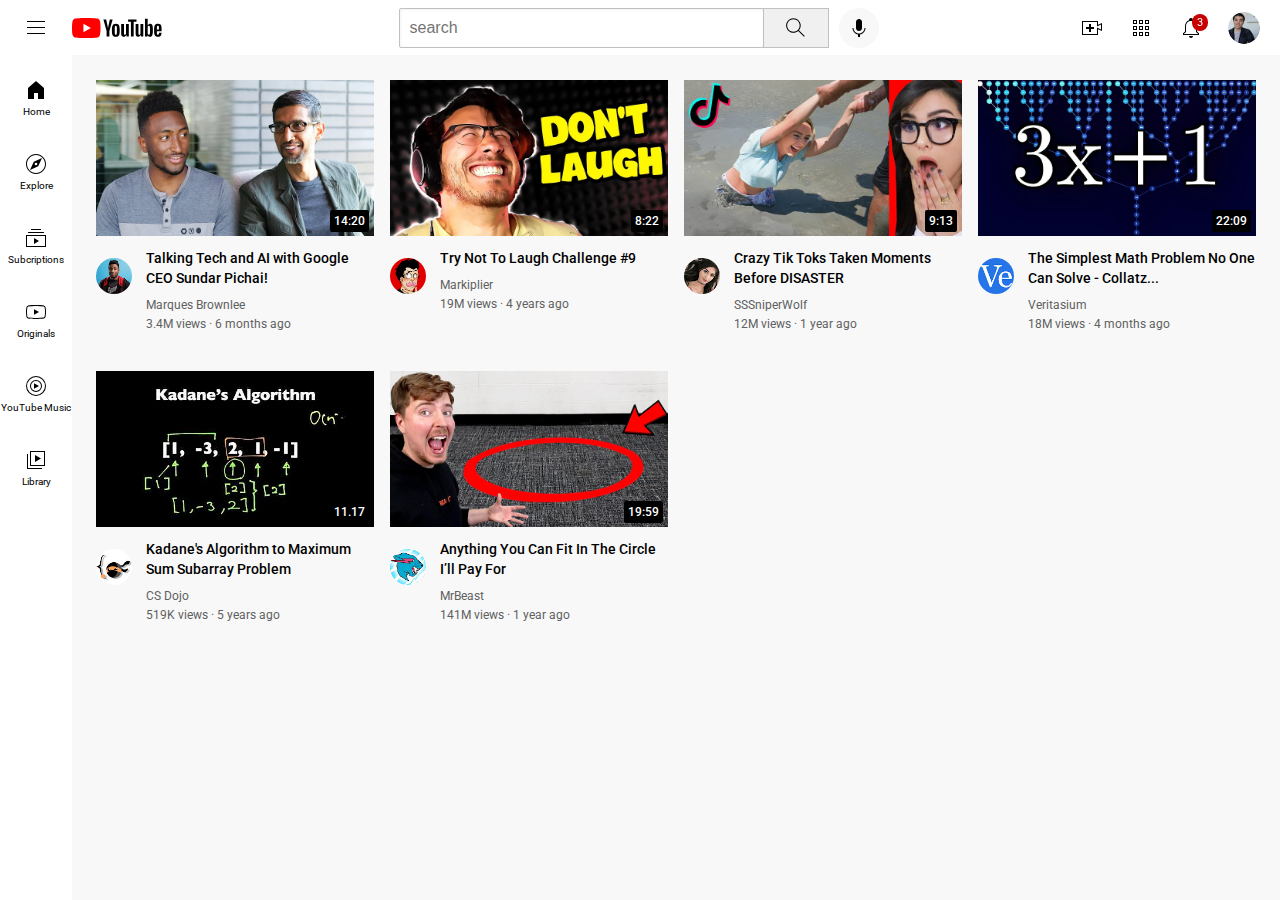
<file: index.html>
<!DOCTYPE html>
<html>
<head>
  <title>
    youtube.com clone
  </title>
  <link rel="preconnect" href="https://fonts.googleapis.com">
<link rel="preconnect" href="https://fonts.gstatic.com" crossorigin>
<link href="https://fonts.googleapis.com/css2?family=Roboto:wght@400;500;700&display=swap" rel="stylesheet">
 <link rel="stylesheet" href="styles/video.css">
 <link rel="stylesheet" href="styles/header.css">
 <link rel="stylesheet" href="styles/general.css">
 <link rel="stylesheet" href="styles/sidebar.css">
</head>
<body>
 <header class="header">
  <div class="left-section">
    <img class="hamburgericon" src="icons/hamburger-menu.svg">
    <img class="youtubelogo" src="icons/youtube-logo.svg">
  </div>
  <div class="middle-section">
    <input  class ="search" type="text" placeholder="search">
    <!--put position absolute inside position relative-->
    <button class="normalsearch">
      <img class="searchicon" src="icons/search.svg">
      <div class="tooltip">Search</div>
    </button>
    <button class="voicesearch">
      <img class="voicesearchicon" src="icons/voice-search-icon.svg">
      <div class="tooltip">search with your voice</div>
    </button>
  </div>
  <div class="right-section">
  <div class="uplaod-icon-container">
    <img  class="uploadicon"src="icons/upload.svg">
    <div class="tooltip">Create</div>
  </div>
   <div class="app-icon-container">
    <img class="appicon" src="icons/youtube-apps.svg">
    <div class="tooltip">Youtube apps</div>
  </div>
   
   <div class="notify-icon-container">
    <img class="notifyicon" src="icons/notifications.svg">
    <div class="notifynumber">3</div>
    <div class="tooltip">Notifications</div>
   </div>
   
   <img class="channelicon" src="profile/my-channel.jpeg">
  </div>
</header>
<!--semantic elements-nav,header,main,section-->
<nav class="sidebar">
 <div class ="sidebar-link">
  <img src="icons/home.svg">
  <div>Home</div>
 </div>
 <div class ="sidebar-link">
  <img src="icons/explore.svg">
  <div>Explore</div>
 </div>
 <div class ="sidebar-link">
  <img src="icons/subscriptions.svg">
  <div>Subcriptions</div>
 </div>
 <div class ="sidebar-link">
  <img src="icons/originals.svg">
  <div>Originals</div>
 </div>
 <div class ="sidebar-link">
  <img src="icons/youtube-music.svg">
  <div>YouTube Music</div>
 </div>
 <div class ="sidebar-link">
  <img src="icons/library.svg">
  <div>Library</div>
 </div>
</nav>
<main>
  <section class="video-grid">
    <div class="video-preview"> 
      <div class="thumbnail-row" >
        <img class ="thumbnail" src="thumbnail/thumbnail-1.webp">
        <div class="videotime">14:20</div>
      </div>
      <div class="info-grid">
        <div class="profilepic">
          <img class ="channelpic"src="profile/channel-1.jpeg">
        </div>
        <div class="description">
          <p class="video-title">
            Talking Tech and AI with Google CEO Sundar Pichai!
            </p>
            <p class="author">
              Marques Brownlee
            </p>
            <p class="views">
              3.4M views · 6 months ago
            </p>
        </div>
    </div>
    </div>
    <div class="video-preview"> 
      <div class="thumbnail-row">
        <img class ="thumbnail" src="thumbnail/thumbnail-2.webp">
        <div class="videotime">8:22</div>
      </div>
      <div class="info-grid">
        <div class="profilepic">
          <img class ="channelpic"src="profile/channel-2.jpeg">
        </div>
        <div class="description">
          <p class="video-title">
            Try Not To Laugh Challenge #9
          </p>
            <p class="author">
              Markiplier
            </p>
            <p class="views">
              19M views · 4 years ago
            </p>
            
        </div>
      </div>
    </div>
    <div class="video-preview"> 
      <div class="thumbnail-row">
        <img class ="thumbnail" src="thumbnail/thumbnail-3.webp">
        <div class="videotime">9:13</div>
      </div>
      <div class="info-grid">
        <div class="profilepic">
          <img class ="channelpic"src="profile/channel-3.jpeg">
        </div>
        <div class="description">
          <p class="video-title">
             Crazy Tik Toks Taken Moments Before DISASTER
            </p>
            <p class="author">
              SSSniperWolf
            </p>
            <p class="views">
              12M views · 1 year ago
            </p>
        </div>
    </div>
    </div>
    <div class="video-preview"> 
      <div class="thumbnail-row">
        <img class ="thumbnail" src="thumbnail/thumbnail-4.webp">
        <div class="videotime">22:09</div>
      </div>
      <div class="info-grid">
        <div class="profilepic">
          <img class ="channelpic"src="profile/channel-4.jpeg">
        </div>
        <div class="description">
          <p class="video-title">
            The Simplest Math Problem No One Can Solve - Collatz...
            </p>
            <p class="author">
              Veritasium
            </p>
            <p class="views">
              18M views · 4 months ago
     </p>
            </p>
        </div>
      </div>
    </div> 
    <div class="video-preview"> 
      <div class="thumbnail-row">
        <img class ="thumbnail" src="thumbnail/thumbnail-5.webp">
        <div class="videotime">11.17</div>
      </div>
      <div class="info-grid">
        <div class="profilepic">
          <img class ="channelpic"src="profile/channel-5.jpeg">
        </div>
        <div class="description">
          <p class="video-title">           
            Kadane's Algorithm to Maximum Sum Subarray Problem
            </p>
            <p class="author">
              CS Dojo
            </p>
            <p class="views">
              519K views · 5 years ago
            </p>
        </div>
    </div>
    </div>
    <div class="video-preview"> 
      <div class="thumbnail-row" >
        <img class ="thumbnail" src="thumbnail/thumbnail-6.webp">
        <div class="videotime">19:59</div>
      </div>
      <div class="info-grid">
        <div class="profilepic">
          <img class ="channelpic"src="profile/channel-6.jpeg">
        </div>
        <div class="description">
          <p class="video-title">
            Anything You Can Fit In The Circle I’ll Pay For
          </p>
            <p class="author">
              MrBeast
            </p>
            <p class="views">
              141M views · 1 year ago
            </p>
        
        </div>
      </div>
    </div>

  </section>
</main>
  
</body>
</html>
</file>
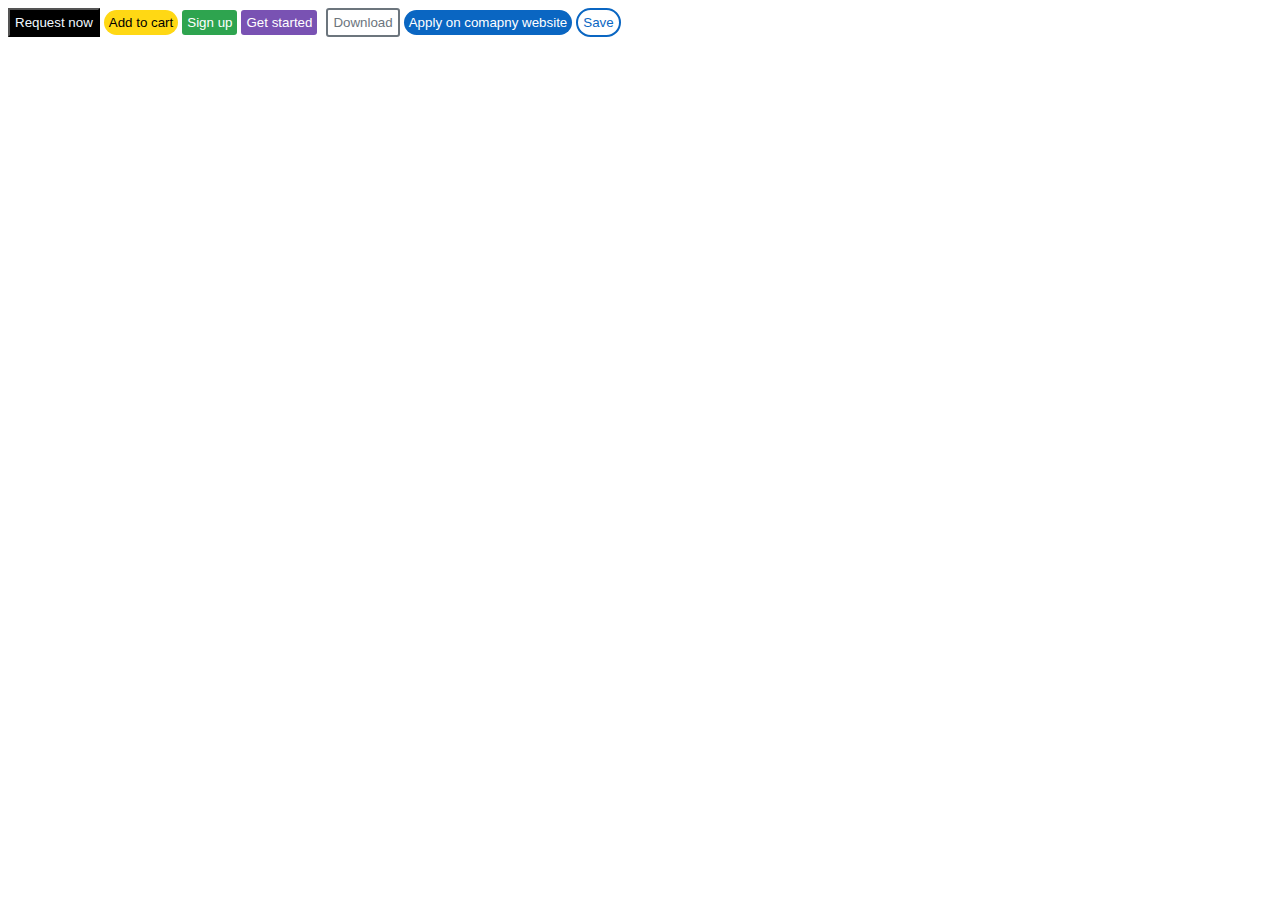
<file: styles/button.html>
<!DOCTYPE html>
<head>
  <title>button creation
   
  </title>
  <link rel="stylesheet" href="button.css">
</head>
<body>
  <button class="request-button">
    Request  now </button>
    <button class="add-button">
      Add to cart</button>
    <button class="sign-button">
      Sign up</button>
      <button class="get-button">
        Get started</button>
        <button class="down-button">
         Download</button>
         <button class="app-button">
          Apply on comapny website</button>
          <button class="save-button">
            Save</button>
          
</body>
</html>
</file>
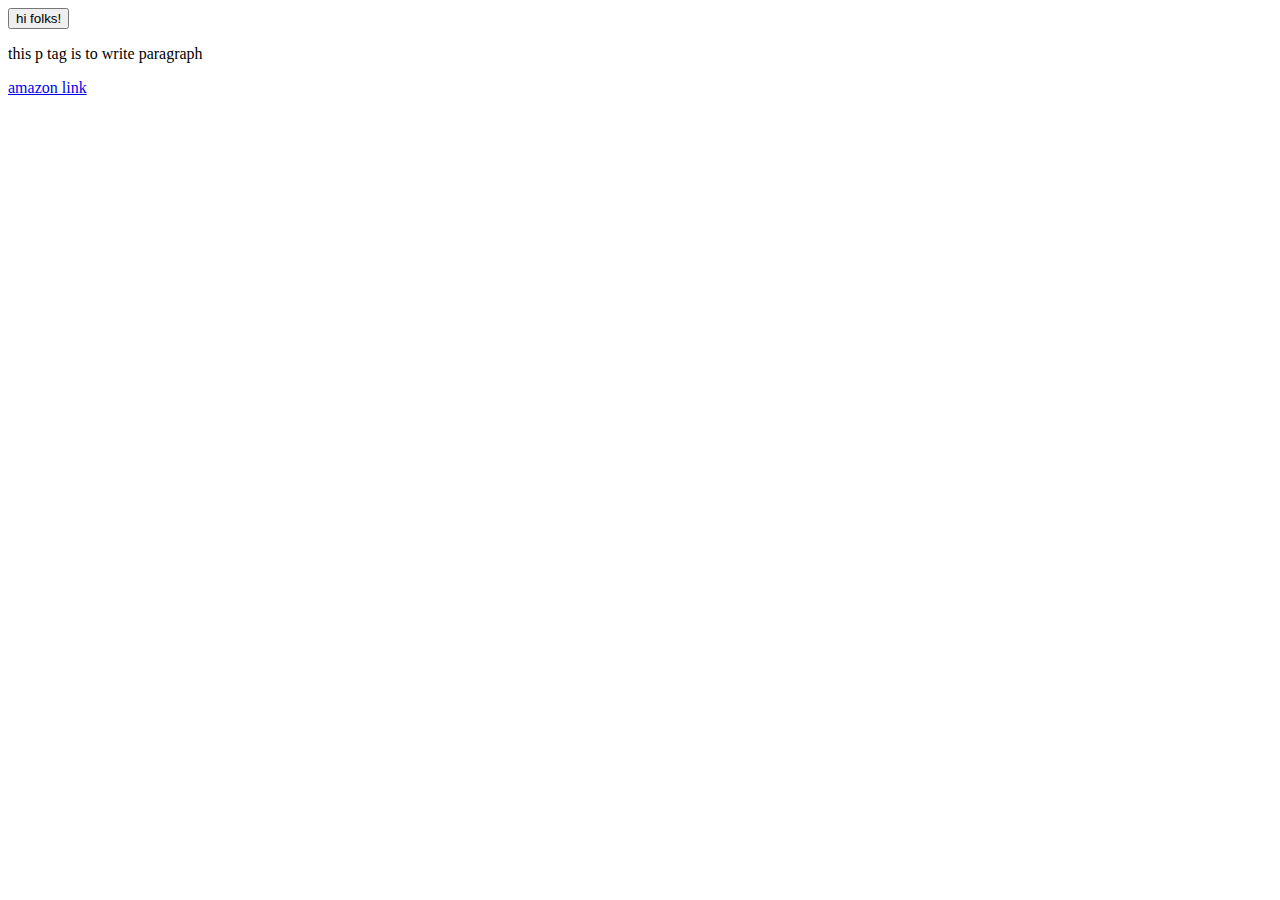
<file: styles/website.html>
<!DOCTYPE html>
<body>
<button>
    hi folks!
</button>
<p>
    this p  tag is to write paragraph
</p>
<a href="https://www.googleadservices.com/pagead/aclk?sa=L&ai=DChcSEwjLs9_MmuWHAxUEpGYCHccmNxQYABAAGgJzbQ&co=1&ase=2&gclid=CjwKCAjw2dG1BhB4EiwA998cqMcKtWuthxkfFMrUfWrBnkVis8csvdsJc19EERjXGRZCKt5ZfXx3whoCQzAQAvD_BwE&ohost=www.google.com&cid=CAESVeD2HTEzrS_JYkGdRjvpU8oVKaEYVI45r5Xn2-H1QL8mWVIUk9QJqhS7LohSnZYQ8vIBx-vDvm4xeTEpSlYlKaP1jGot8Ne9rdwZ6PKW8t_mvhz_o2o&sig=AOD64_28MefG_9pGJUSyQZvKrLf3kYnx-Q&q&nis=4&adurl&ved=2ahUKEwiw0NjMmuWHAxVd1jgGHdN0OjkQ0Qx6BAgTEAE"
target="_blank">
amazon link
</a>
</body>
</html>
</file>
<file: styles/video.css>
.video-grid{
  display: grid;
  grid-template-columns: 1fr 1fr 1fr;
  column-gap: 16px;
  row-gap: 40px;
}

@media(max-width:750px){
  .video-grid{
    grid-template-columns: 1fr 1fr;
  }
}
@media(min-width:751px and max-width:999px){
  .video-grid{
    grid-template-columns: 1fr 1fr;
  }
}
@media(min-width:1000px){
  .video-grid{
    grid-template-columns: 1fr 1fr 1fr 1fr;
  }
}
.thumbnail {
 width:100%;
 
}
.thumbnail-row{
margin-bottom: 8px;
position: relative;
}

.video-title{
margin-top: 0;
margin-bottom: 10px;
font-size: 14px;
font-weight:500;
line-height: 20px;m
}

.info-grid{
  display: grid;
  grid-template-columns: 50px 1fr;
}

.channelpic{
width:36px;
border-radius: 32px;
margin-top: 10px;
}

.author,.views{
color: rgb(96, 96, 96);
margin-top:0;
margin-bottom:0;
font-size:12px;
}
.author{
margin-bottom: 5px;
}
.videotime{
   background-color: black;
   color: white;
   font-family: Roboto,Arial;
   font-size: 12px;
   font-weight: 500;
   border-radius: 2px;
   padding: 4px;
   position: absolute;
   bottom: 8px;
   right: 5px;

}
</file>
<file: styles/header.css>
.header{
  height: 55px;
 display:flex;
 flex-direction: row;
 justify-content: space-between;
 position: fixed;
 top:0;
 left: 0;
 right: 0;
 background-color: white;
 border-bottom-width: 1px;
 border-bottom-style: rgb(228,228,228);
 z-index: 100;
}
.left-section{
  display: flex;
  align-items: center;
  }
  .hamburgericon{
    height: 24px;
    margin-left: 24px;
    margin-right: 24px;
  }
  .youtubelogo{
    height: 20px;
  }
.middle-section{
  flex:1;
  max-width:480px;
  margin-left:70px ;
  margin-right: 35px;
  display: flex;
  align-items: center;
   
}
.normalsearch{
   height:40px;
   width:66px;
   background-color: rgb(240,240,240);
   border-width: 1px;
   border-style: solid;
   border-color: rgb(192,192,192);
   margin-left: -1px;
   margin-right: 10px;
  

}
.normalsearch,.voicesearch,.uplaod-icon-container,
.app-icon-container,.notify-icon-container{
  display: flex;
  justify-content: center;
  align-items: center;
  position: relative;
}

.normalsearch .tooltip,.voicesearch .tooltip,
.uplaod-icon-container .tooltip,.app-icon-container .tooltip,
.notify-icon-container .tooltip{ 
  position:absolute;
  background-color: gray;
  color: white;
  padding-top: 4px;
  padding-bottom: 4px;
  padding-left: 8px;
  padding-right: 8px;
  border-radius: 2px;
  font-size: 12px;
  bottom:-30px ;
  opacity: 0;
  transition: opacity 0.15s;
  pointer-events: none;
  white-space: nowrap;
}
.normalsearch:hover .tooltip,.voicesearch:hover .tooltip,
.uplaod-icon-container:hover .tooltip,.app-icon-container:hover .tooltip,
.notify-icon-container:hover .tooltip{
  opacity: 1;
}
.voicesearch{
  height:40px;
   width:40px;
  border-radius: 20px;
  border: none;
  background-color: rgb(248,248,248);
 
 
}


.voicesearch :hover .tooltip{
  opacity: 1;
}
.search{
  flex:1;
  height: 36px;
  padding-left: 10px;
  font-size:16px ;
  border: 1px solid rgb(192,192,192);
  border-radius: 2px;
  box-shadow: inset 1px 1px 3px rgba(0,0,0,0.05);
  width: 0;
}
.search::placeholder{
 
  font-size:16px ;
}
.searchicon{
  height: 25px;


}
.voicesearchicon{
  height: 24px;
}
.right-section{
  width:180px;
  margin-right: 20px;
  display: flex;
  align-items: center;
  justify-content: space-between;
  flex-shrink: 0;
  
}
.uploadicon{
  height: 24px;
}
.appicon{
  height: 24px;
}
.notifyicon{
  height: 24px;
}
.channelicon{
  height: 32px;
  border-radius: 16px;
}
.notify-icon-container{
  position: relative;
}
.notifynumber{
  position: absolute;
  top: -2px;
  right: -5px;
  background-color: rgb(200,0,0);
  color: white;
  font-size: 11px;
  padding-left: 5px;
  padding-right: 5px;
  padding-top: 2px;
  padding-bottom: 2px;
  border-radius: 10px;
}
</file>
<file: styles/general.css>
p{
 
  margin-top: 0;
  margin-bottom: 0;
  }
  body{
    /*this will be inherited*/
    font-family: Roboto,Arial;
    margin:0;
    padding-top: 80px;
    padding-left: 96px;
    padding-right: 24px;
    background-color: rgb(248,248,248);
  }
</file>
<file: styles/sidebar.css>
.sidebar {
  position: fixed;
  left: 0;
  bottom: 0;
  top: 55px;
  background-color:white;
  width: 72px;
  z-index: 200;
  padding-top: 5px;
 }
.sidebar-link {
  height: 74px;
  display: flex;
  justify-content: center;
 align-items:  center;
 flex-direction: column;
 cursor: pointer;

}
.sidebar-link:hover{
  background-color:rgb(235,235,235);
}
.sidebar-link  img{
  height: 24px;
  margin-bottom: 4px;

}
.sidebar-link  div{
  font-family: Roboto,Arial;
  font-size: 10px;

}
</file>
<file: styles/button.css>
.request-button{
  background-color: black;
  color:aliceblue;
  padding-top:5px;
  padding-bottom: 5px;
  padding-left: 5px;
  padding-right: 5px;
  cursor:pointer;
  transition: opacity 0.15s;
  vertical-align: top;
}
.request-button:hover{
 opacity: 0.7;
}
.request-button:active{
 opacity: 0.3;
}

.add-button{
 background-color: rgb(255,216,20);
 border:none;
  color:black;
  padding-top:5px;
  padding-bottom: 5px;
  padding-left: 5px;
  padding-right: 5px;
  border-radius: 15px;
  cursor:pointer;
  transition:background-color 1s, 
  color 1s;
}
.add-button:hover{
 background-color: black;
 color: rgb(255,216,20);
}
.add-button:active{
opacity:0.7; 
}
.sign-button{
 background-color: rgb(46,164,79);
 border:none;
  color:white;
  padding-top:5px;
  padding-bottom: 5px;
  padding-left: 5px;
  padding-right: 5px;
  border-radius: 3px;
  cursor:pointer;
  font-weight: 2px;
  transition:  box-shadow 0.1;
}
.sign-button:hover{
 box-shadow :3px 3px 8px rgba(0,0,0,0.7);
}
.sign-button:active{
 opacity : 0.5;
}

.get-button{
 background-color: rgb(121,82,179);
 border:none;
  color:white;
  padding-top:5px;
  padding-bottom: 5px;
  padding-left: 5px;
  padding-right: 5px;
  border-radius: 3px;
  cursor:pointer;
  font-weight: 2px;
  margin-right:5px;
}
.down-button{
 background-color: white;
 border-color:rgb(108,117,125);
 border-style:solid;
  color:rgb(108,117,125);
  padding-top:5px;
  padding-bottom: 5px;
  padding-left: 5px;
  padding-right: 5px;
  border-radius: 3px;
  cursor:pointer;
  font-weight: 2px;
}
.app-button{
 background-color: rgb(10,102,194);
 border:none;
  color:white;
  padding-top:5px;
  padding-bottom: 5px;
  padding-left: 5px;
  padding-right: 5px;
  border-radius: 15px;
  cursor:pointer;
  font-weight: 15px;
}
.save-button{
 background-color: white;
 border-color:rgb(10,102,194);
 border-style:solid;
  color: rgb(10,102,194);
  padding-top:5px;
  padding-bottom: 5px;
  padding-left: 5px;
  padding-right: 5px;
  border-radius: 15px;
  cursor:pointer;
  font-weight: 10px;
}
</file>
